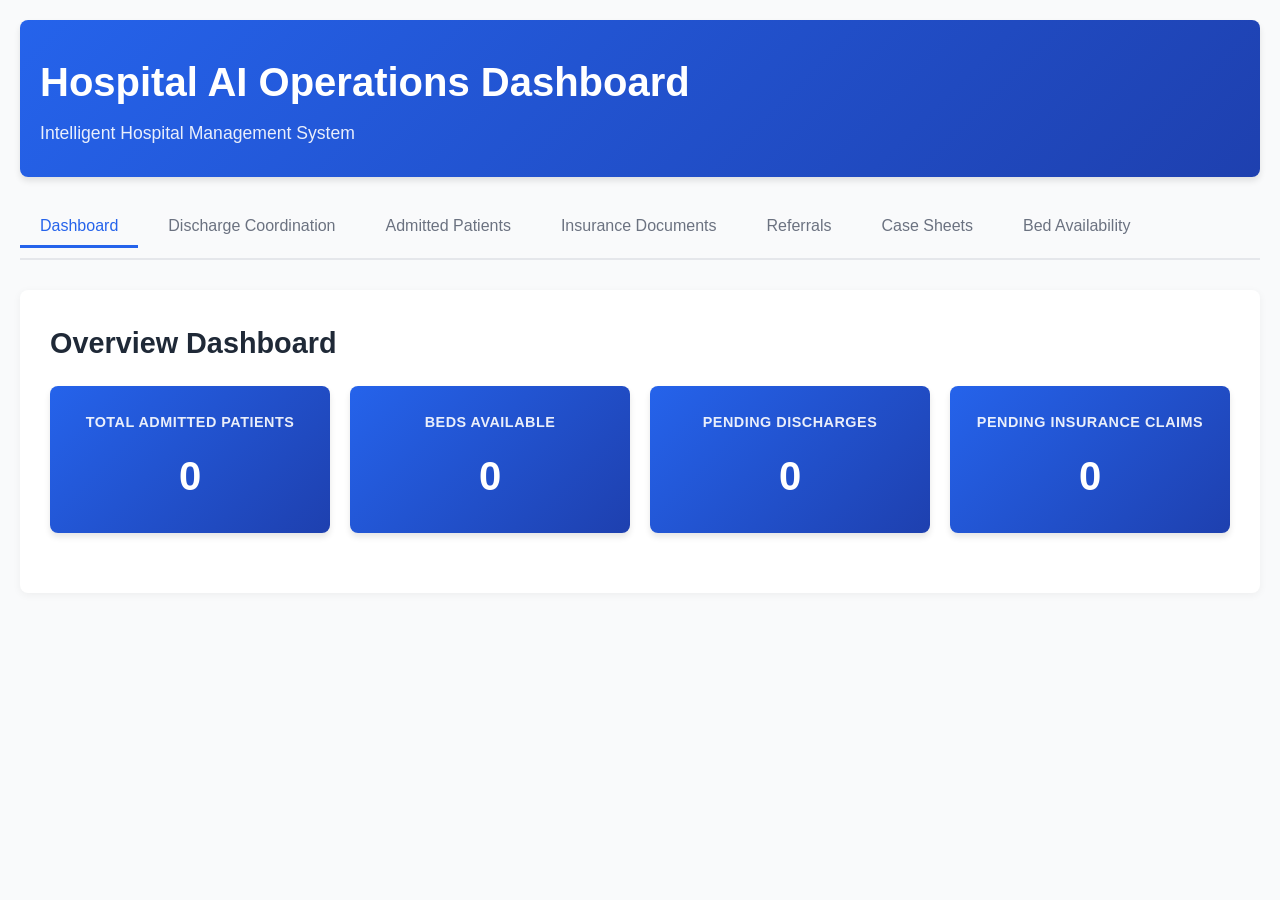
<file: index.html>
<!DOCTYPE html>
<html lang="en">
<head>
    <meta charset="UTF-8">
    <meta name="viewport" content="width=device-width, initial-scale=1.0">
    <title>Hospital AI Ops Dashboard</title>
    <link rel="stylesheet" href="styles.css">
</head>
<body>
    <div class="container">
        <header>
            <h1>Hospital AI Operations Dashboard</h1>
            <p class="subtitle">Intelligent Hospital Management System</p>
        </header>

        <nav class="nav-tabs">
            <button class="tab-btn active" data-tab="dashboard">Dashboard</button>
            <button class="tab-btn" data-tab="discharge">Discharge Coordination</button>
            <button class="tab-btn" data-tab="patients">Admitted Patients</button>
            <button class="tab-btn" data-tab="insurance">Insurance Documents</button>
            <button class="tab-btn" data-tab="referrals">Referrals</button>
            <button class="tab-btn" data-tab="casesheets">Case Sheets</button>
            <button class="tab-btn" data-tab="beds">Bed Availability</button>
        </nav>

        <main class="content">
            <!-- Dashboard Tab -->
            <section id="dashboard" class="tab-content active">
                <h2>Overview Dashboard</h2>
                <div class="stats-grid">
                    <div class="stat-card">
                        <h3>Total Admitted Patients</h3>
                        <p class="stat-number" id="totalPatients">--</p>
                    </div>
                    <div class="stat-card">
                        <h3>Beds Available</h3>
                        <p class="stat-number" id="bedsAvailable">--</p>
                    </div>
                    <div class="stat-card">
                        <h3>Pending Discharges</h3>
                        <p class="stat-number" id="pendingDischarges">--</p>
                    </div>
                    <div class="stat-card">
                        <h3>Pending Insurance Claims</h3>
                        <p class="stat-number" id="insuranceClaims">--</p>
                    </div>
                </div>
            </section>

            <!-- Discharge Coordination Tab -->
            <section id="discharge" class="tab-content">
                <h2>Discharge Coordination</h2>
                <div class="form-section">
                    <input type="text" placeholder="Patient ID" id="dischargePatientId">
                    <input type="date" id="dischargeDate">
                    <button onclick="addDischarge()">Schedule Discharge</button>
                </div>
                <div id="dischargeList" class="list-container"></div>
            </section>

            <!-- Admitted Patients Tab -->
            <section id="patients" class="tab-content">
                <h2>Admitted Patients</h2>
                <div class="form-section">
                    <input type="text" placeholder="Patient Name" id="patientName">
                    <input type="text" placeholder="Patient ID" id="patientId">
                    <input type="text" placeholder="Ward" id="patientWard">
                    <button onclick="addPatient()">Add Patient</button>
                </div>
                <div id="patientsList" class="list-container"></div>
            </section>

            <!-- Insurance Documents Tab -->
            <section id="insurance" class="tab-content">
                <h2>Insurance Document Management</h2>
                <div class="form-section">
                    <input type="text" placeholder="Patient ID" id="insurancePatientId">
                    <input type="text" placeholder="Policy Number" id="policyNumber">
                    <input type="text" placeholder="Insurance Provider" id="insuranceProvider">
                    <button onclick="addInsuranceDoc()">Add Document</button>
                </div>
                <div id="insuranceList" class="list-container"></div>
            </section>

            <!-- Referrals Tab -->
            <section id="referrals" class="tab-content">
                <h2>Referrals Management</h2>
                <div class="form-section">
                    <input type="text" placeholder="Patient ID" id="referralPatientId">
                    <input type="text" placeholder="Referred To" id="referredTo">
                    <input type="text" placeholder="Reason" id="referralReason">
                    <button onclick="addReferral()">Add Referral</button>
                </div>
                <div id="referralsList" class="list-container"></div>
            </section>

            <!-- Case Sheets Tab -->
            <section id="casesheets" class="tab-content">
                <h2>Case Sheet Digitization</h2>
                <div class="form-section">
                    <input type="text" placeholder="Patient ID" id="casePatientId">
                    <textarea placeholder="Case Notes" id="caseNotes"></textarea>
                    <button onclick="addCaseSheet()">Save Case Sheet</button>
                </div>
                <div id="casesheetsList" class="list-container"></div>
            </section>

            <!-- Bed Availability Tab -->
            <section id="beds" class="tab-content">
                <h2>Bed Availability</h2>
                <div class="form-section">
                    <input type="text" placeholder="Ward Name" id="wardName">
                    <input type="number" placeholder="Total Beds" id="totalBeds">
                    <input type="number" placeholder="Occupied Beds" id="occupiedBeds">
                    <button onclick="addBedInfo()">Update Bed Status</button>
                </div>
                <div id="bedsList" class="list-container"></div>
            </section>
        </main>
    </div>

    <script src="app.js"></script>
</body>
</html>
</file>
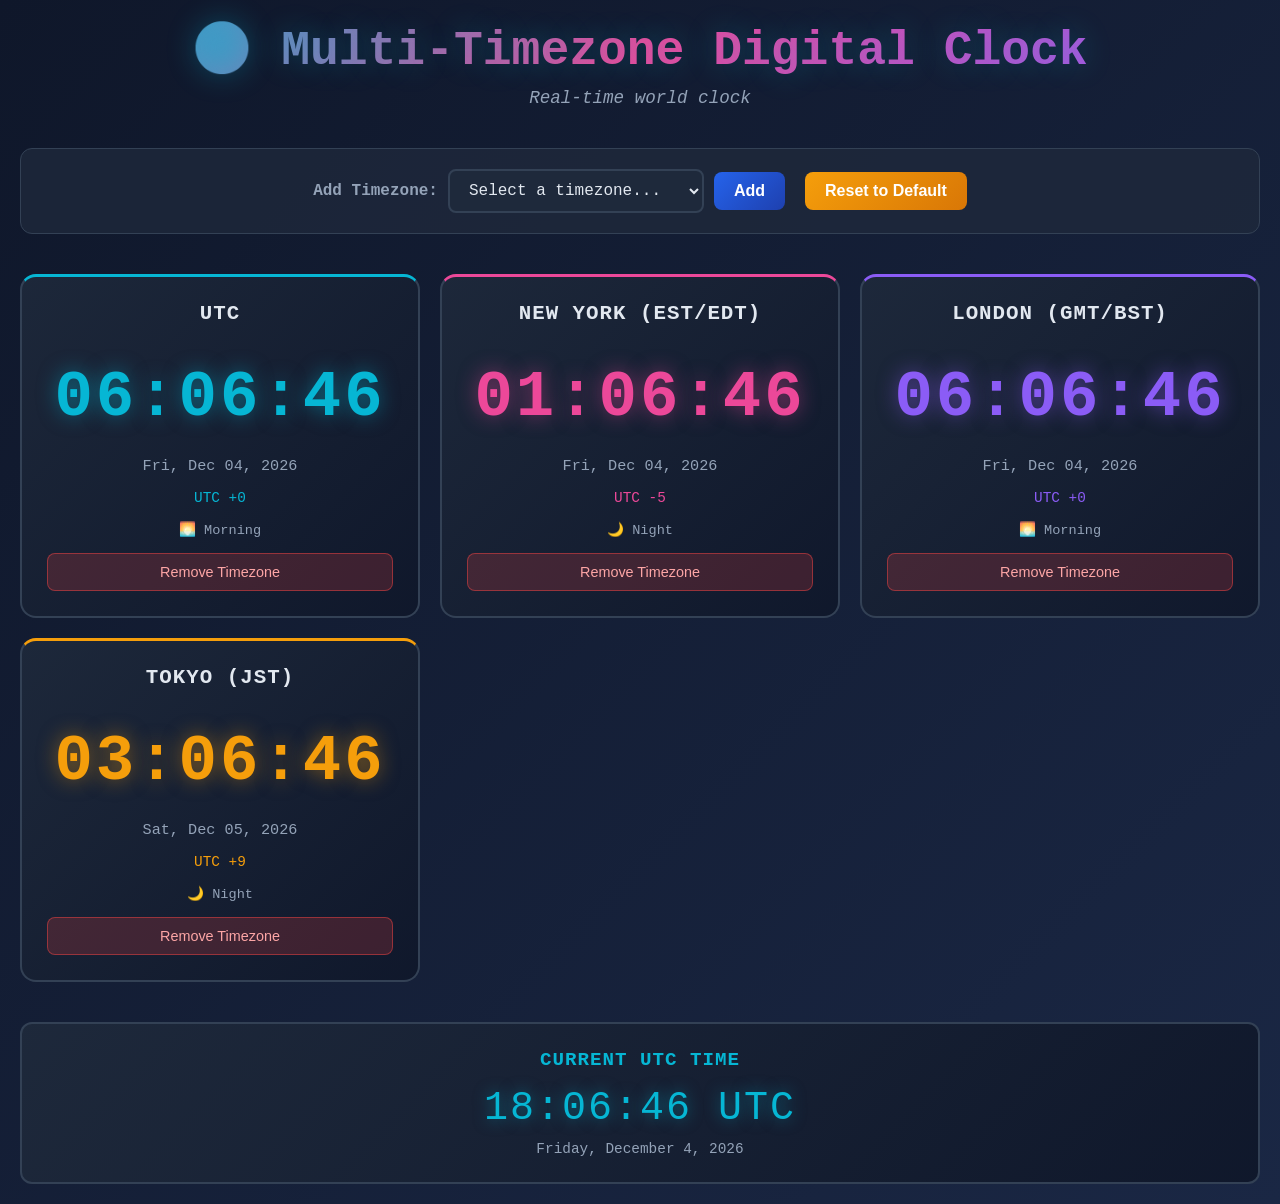
<file: clock.html>
<!DOCTYPE html>
<html lang="en">
<head>
    <meta charset="UTF-8">
    <meta name="viewport" content="width=device-width, initial-scale=1.0">
    <title>Digital Clock - Multi Timezone</title>
    <link rel="stylesheet" href="clock-styles.css">
</head>
<body>
    <div class="clock-container">
        <header class="clock-header">
            <h1>🕐 Multi-Timezone Digital Clock</h1>
            <p class="subtitle">Real-time world clock</p>
        </header>

        <div class="controls">
            <div class="timezone-selector">
                <label for="timezoneSelect">Add Timezone:</label>
                <select id="timezoneSelect">
                    <option value="">Select a timezone...</option>
                </select>
                <button onclick="addTimezone()">Add</button>
            </div>
            <button class="btn-reset" onclick="resetToDefault()">Reset to Default</button>
        </div>

        <div class="clocks-grid" id="clocksGrid">
            <!-- Clock cards will be dynamically inserted here -->
        </div>

        <div class="info-panel">
            <h3>Current UTC Time</h3>
            <p id="utcTime" class="utc-time">--:--:-- UTC</p>
            <p class="timestamp" id="timestamp"></p>
        </div>
    </div>

    <script src="clock-app.js"></script>
</body>
</html>
</file>
<file: styles.css>
:root {
    --primary-color: #2563eb;
    --secondary-color: #1e40af;
    --success-color: #16a34a;
    --warning-color: #ea580c;
    --danger-color: #dc2626;
    --light-bg: #f3f4f6;
    --border-color: #e5e7eb;
    --text-dark: #1f2937;
    --text-light: #6b7280;
}

* {
    margin: 0;
    padding: 0;
    box-sizing: border-box;
}

body {
    font-family: -apple-system, BlinkMacSystemFont, 'Segoe UI', Roboto, Oxygen, Ubuntu, Cantarell, sans-serif;
    background-color: #f9fafb;
    color: var(--text-dark);
    line-height: 1.6;
}

.container {
    max-width: 1400px;
    margin: 0 auto;
    padding: 20px;
}

header {
    background: linear-gradient(135deg, var(--primary-color), var(--secondary-color));
    color: white;
    padding: 30px 20px;
    border-radius: 8px;
    margin-bottom: 30px;
    box-shadow: 0 4px 6px rgba(0, 0, 0, 0.1);
}

header h1 {
    font-size: 2.5rem;
    margin-bottom: 5px;
}

header .subtitle {
    font-size: 1.1rem;
    opacity: 0.9;
}

.nav-tabs {
    display: flex;
    gap: 10px;
    margin-bottom: 30px;
    border-bottom: 2px solid var(--border-color);
    overflow-x: auto;
    padding-bottom: 10px;
}

.tab-btn {
    padding: 10px 20px;
    background: none;
    border: none;
    border-bottom: 3px solid transparent;
    cursor: pointer;
    font-size: 1rem;
    color: var(--text-light);
    transition: all 0.3s ease;
    white-space: nowrap;
}

.tab-btn:hover {
    color: var(--primary-color);
}

.tab-btn.active {
    color: var(--primary-color);
    border-bottom-color: var(--primary-color);
}

.content {
    background: white;
    border-radius: 8px;
    padding: 30px;
    box-shadow: 0 2px 8px rgba(0, 0, 0, 0.05);
}

.tab-content {
    display: none;
}

.tab-content.active {
    display: block;
    animation: fadeIn 0.3s ease;
}

@keyframes fadeIn {
    from {
        opacity: 0;
    }
    to {
        opacity: 1;
    }
}

.tab-content h2 {
    margin-bottom: 20px;
    color: var(--text-dark);
    font-size: 1.8rem;
}

.stats-grid {
    display: grid;
    grid-template-columns: repeat(auto-fit, minmax(250px, 1fr));
    gap: 20px;
    margin-bottom: 30px;
}

.stat-card {
    background: linear-gradient(135deg, var(--primary-color), var(--secondary-color));
    color: white;
    padding: 25px;
    border-radius: 8px;
    text-align: center;
    box-shadow: 0 4px 6px rgba(0, 0, 0, 0.1);
}

.stat-card h3 {
    font-size: 0.9rem;
    opacity: 0.9;
    margin-bottom: 10px;
    text-transform: uppercase;
    letter-spacing: 0.5px;
}

.stat-number {
    font-size: 2.5rem;
    font-weight: bold;
}

.form-section {
    background: var(--light-bg);
    padding: 20px;
    border-radius: 8px;
    margin-bottom: 25px;
    display: flex;
    gap: 10px;
    flex-wrap: wrap;
}

.form-section input,
.form-section textarea,
.form-section button {
    padding: 10px 15px;
    border: 1px solid var(--border-color);
    border-radius: 6px;
    font-size: 1rem;
    font-family: inherit;
}

.form-section input,
.form-section textarea {
    flex: 1;
    min-width: 150px;
    background: white;
    color: var(--text-dark);
}

.form-section input:focus,
.form-section textarea:focus {
    outline: none;
    border-color: var(--primary-color);
    box-shadow: 0 0 0 3px rgba(37, 99, 235, 0.1);
}

.form-section textarea {
    min-height: 80px;
    resize: vertical;
    flex-basis: 100%;
}

.form-section button {
    background: var(--primary-color);
    color: white;
    border: none;
    cursor: pointer;
    font-weight: 600;
    transition: all 0.3s ease;
    white-space: nowrap;
}

.form-section button:hover {
    background: var(--secondary-color);
    transform: translateY(-2px);
    box-shadow: 0 4px 12px rgba(37, 99, 235, 0.3);
}

.list-container {
    display: flex;
    flex-direction: column;
    gap: 15px;
}

.list-item {
    background: var(--light-bg);
    padding: 15px;
    border-radius: 6px;
    border-left: 4px solid var(--primary-color);
    display: flex;
    justify-content: space-between;
    align-items: center;
    transition: all 0.3s ease;
}

.list-item:hover {
    box-shadow: 0 2px 8px rgba(0, 0, 0, 0.1);
    transform: translateX(5px);
}

.list-item-content {
    flex: 1;
}

.list-item-title {
    font-weight: 600;
    color: var(--text-dark);
    margin-bottom: 5px;
}

.list-item-details {
    font-size: 0.9rem;
    color: var(--text-light);
}

.list-item-actions {
    display: flex;
    gap: 10px;
}

.btn-small {
    padding: 6px 12px;
    border: none;
    border-radius: 4px;
    cursor: pointer;
    font-size: 0.85rem;
    font-weight: 600;
    transition: all 0.2s ease;
}

.btn-delete {
    background: var(--danger-color);
    color: white;
}

.btn-delete:hover {
    background: #b91c1c;
}

.btn-edit {
    background: var(--warning-color);
    color: white;
}

.btn-edit:hover {
    background: #c2410c;
}

.empty-state {
    text-align: center;
    padding: 40px 20px;
    color: var(--text-light);
}

.empty-state p {
    font-size: 1.1rem;
}

/* Responsive Design */
@media (max-width: 768px) {
    .container {
        padding: 10px;
    }

    header h1 {
        font-size: 1.8rem;
    }

    .nav-tabs {
        flex-wrap: wrap;
    }

    .stats-grid {
        grid-template-columns: 1fr;
    }

    .form-section {
        flex-direction: column;
    }

    .form-section input,
    .form-section textarea,
    .form-section button {
        width: 100%;
    }

    .list-item {
        flex-direction: column;
        align-items: flex-start;
    }

    .list-item-actions {
        margin-top: 10px;
        width: 100%;
    }

    .btn-small {
        flex: 1;
    }
}
</file>
<file: clock-styles.css>
:root {
    --primary-color: #2563eb;
    --secondary-color: #1e40af;
    --dark-bg: #0f172a;
    --card-bg: #1e293b;
    --border-color: #334155;
    --text-light: #e2e8f0;
    --text-muted: #94a3b8;
    --accent-1: #06b6d4;
    --accent-2: #ec4899;
    --accent-3: #8b5cf6;
    --accent-4: #f59e0b;
}

* {
    margin: 0;
    padding: 0;
    box-sizing: border-box;
}

body {
    font-family: 'Courier New', monospace;
    background: linear-gradient(135deg, var(--dark-bg) 0%, #1a2744 100%);
    color: var(--text-light);
    min-height: 100vh;
    overflow-x: hidden;
}

.clock-container {
    max-width: 1400px;
    margin: 0 auto;
    padding: 20px;
}

.clock-header {
    text-align: center;
    margin-bottom: 40px;
    animation: slideDown 0.8s ease-out;
}

.clock-header h1 {
    font-size: 3rem;
    background: linear-gradient(135deg, var(--accent-1), var(--accent-2), var(--accent-3));
    -webkit-background-clip: text;
    -webkit-text-fill-color: transparent;
    background-clip: text;
    margin-bottom: 10px;
    text-shadow: 0 0 30px rgba(6, 182, 212, 0.3);
}

.clock-header .subtitle {
    color: var(--text-muted);
    font-size: 1.1rem;
    font-style: italic;
}

@keyframes slideDown {
    from {
        opacity: 0;
        transform: translateY(-30px);
    }
    to {
        opacity: 1;
        transform: translateY(0);
    }
}

.controls {
    display: flex;
    gap: 20px;
    margin-bottom: 40px;
    padding: 20px;
    background: rgba(30, 41, 59, 0.8);
    border-radius: 12px;
    border: 1px solid var(--border-color);
    flex-wrap: wrap;
    align-items: center;
    justify-content: center;
}

.timezone-selector {
    display: flex;
    gap: 10px;
    align-items: center;
    flex-wrap: wrap;
}

.timezone-selector label {
    color: var(--text-muted);
    font-weight: 600;
}

.timezone-selector select {
    padding: 10px 15px;
    background: var(--card-bg);
    color: var(--text-light);
    border: 2px solid var(--border-color);
    border-radius: 8px;
    cursor: pointer;
    font-family: 'Courier New', monospace;
    font-size: 1rem;
    min-width: 250px;
    transition: all 0.3s ease;
}

.timezone-selector select:hover {
    border-color: var(--primary-color);
    box-shadow: 0 0 15px rgba(37, 99, 235, 0.2);
}

.timezone-selector select:focus {
    outline: none;
    border-color: var(--accent-1);
    box-shadow: 0 0 15px rgba(6, 182, 212, 0.3);
}

.timezone-selector button,
.btn-reset {
    padding: 10px 20px;
    background: linear-gradient(135deg, var(--primary-color), var(--secondary-color));
    color: white;
    border: none;
    border-radius: 8px;
    cursor: pointer;
    font-weight: 600;
    transition: all 0.3s ease;
    font-size: 1rem;
}

.timezone-selector button:hover,
.btn-reset:hover {
    transform: translateY(-2px);
    box-shadow: 0 8px 20px rgba(37, 99, 235, 0.4);
}

.timezone-selector button:active,
.btn-reset:active {
    transform: translateY(0);
}

.btn-reset {
    background: linear-gradient(135deg, var(--accent-4), #d97706);
}

.clocks-grid {
    display: grid;
    grid-template-columns: repeat(auto-fill, minmax(300px, 1fr));
    gap: 20px;
    margin-bottom: 40px;
}

.clock-card {
    background: linear-gradient(135deg, rgba(30, 41, 59, 0.9), rgba(15, 23, 42, 0.9));
    border: 2px solid var(--border-color);
    border-radius: 16px;
    padding: 25px;
    display: flex;
    flex-direction: column;
    align-items: center;
    animation: fadeInUp 0.6s ease-out;
    transition: all 0.3s ease;
    position: relative;
    overflow: hidden;
}

.clock-card::before {
    content: '';
    position: absolute;
    top: -50%;
    right: -50%;
    width: 200px;
    height: 200px;
    background: radial-gradient(circle, rgba(6, 182, 212, 0.1), transparent);
    border-radius: 50%;
    pointer-events: none;
}

.clock-card:hover {
    border-color: var(--accent-1);
    box-shadow: 0 0 30px rgba(6, 182, 212, 0.2), inset 0 0 30px rgba(6, 182, 212, 0.05);
    transform: translateY(-5px);
}

@keyframes fadeInUp {
    from {
        opacity: 0;
        transform: translateY(30px);
    }
    to {
        opacity: 1;
        transform: translateY(0);
    }
}

.clock-card.accent-1 {
    border-top: 3px solid var(--accent-1);
}

.clock-card.accent-2 {
    border-top: 3px solid var(--accent-2);
}

.clock-card.accent-3 {
    border-top: 3px solid var(--accent-3);
}

.clock-card.accent-4 {
    border-top: 3px solid var(--accent-4);
}

.timezone-name {
    font-size: 1.3rem;
    font-weight: 700;
    color: var(--text-light);
    margin-bottom: 15px;
    text-transform: uppercase;
    letter-spacing: 1px;
    position: relative;
    z-index: 1;
}

.digital-display {
    font-size: 4rem;
    font-weight: 900;
    color: var(--accent-1);
    text-align: center;
    font-family: 'Courier New', monospace;
    letter-spacing: 3px;
    margin: 20px 0;
    text-shadow: 0 0 20px rgba(6, 182, 212, 0.5);
    position: relative;
    z-index: 1;
    line-height: 1.2;
}

.clock-card.accent-2 .digital-display {
    color: var(--accent-2);
    text-shadow: 0 0 20px rgba(236, 72, 153, 0.5);
}

.clock-card.accent-3 .digital-display {
    color: var(--accent-3);
    text-shadow: 0 0 20px rgba(139, 92, 246, 0.5);
}

.clock-card.accent-4 .digital-display {
    color: var(--accent-4);
    text-shadow: 0 0 20px rgba(245, 158, 11, 0.5);
}

.date-display {
    font-size: 0.95rem;
    color: var(--text-muted);
    margin-bottom: 15px;
    position: relative;
    z-index: 1;
}

.timezone-offset {
    font-size: 0.9rem;
    color: var(--accent-1);
    margin-bottom: 15px;
    position: relative;
    z-index: 1;
}

.clock-card.accent-2 .timezone-offset {
    color: var(--accent-2);
}

.clock-card.accent-3 .timezone-offset {
    color: var(--accent-3);
}

.clock-card.accent-4 .timezone-offset {
    color: var(--accent-4);
}

.day-period {
    font-size: 0.85rem;
    color: var(--text-muted);
    margin-bottom: 15px;
    position: relative;
    z-index: 1;
}

.remove-btn {
    width: 100%;
    padding: 10px;
    background: rgba(239, 68, 68, 0.2);
    color: #fca5a5;
    border: 1px solid rgba(239, 68, 68, 0.5);
    border-radius: 8px;
    cursor: pointer;
    font-size: 0.9rem;
    transition: all 0.3s ease;
    position: relative;
    z-index: 1;
}

.remove-btn:hover {
    background: rgba(239, 68, 68, 0.4);
    border-color: rgba(239, 68, 68, 0.8);
}

.info-panel {
    background: linear-gradient(135deg, rgba(30, 41, 59, 0.95), rgba(15, 23, 42, 0.95));
    border: 2px solid var(--border-color);
    border-radius: 12px;
    padding: 25px;
    text-align: center;
    margin-top: 30px;
    animation: fadeInUp 0.8s ease-out;
}

.info-panel h3 {
    color: var(--accent-1);
    font-size: 1.2rem;
    margin-bottom: 15px;
    text-transform: uppercase;
    letter-spacing: 1px;
}

.utc-time {
    font-size: 2.5rem;
    color: var(--accent-1);
    text-shadow: 0 0 15px rgba(6, 182, 212, 0.5);
    margin-bottom: 10px;
    letter-spacing: 2px;
}

.timestamp {
    font-size: 0.9rem;
    color: var(--text-muted);
}

/* Responsive Design */
@media (max-width: 768px) {
    .clock-header h1 {
        font-size: 2rem;
    }

    .clocks-grid {
        grid-template-columns: 1fr;
    }

    .digital-display {
        font-size: 3rem;
        letter-spacing: 2px;
    }

    .controls {
        flex-direction: column;
        gap: 15px;
    }

    .timezone-selector {
        width: 100%;
        flex-direction: column;
    }

    .timezone-selector select,
    .timezone-selector button {
        width: 100%;
    }

    .btn-reset {
        width: 100%;
    }
}

/* Animation for continuous update */
@keyframes pulse {
    0%, 100% {
        opacity: 1;
    }
    50% {
        opacity: 0.7;
    }
}

.clock-card.updating {
    animation: pulse 0.5s ease-in-out;
}
</file>
